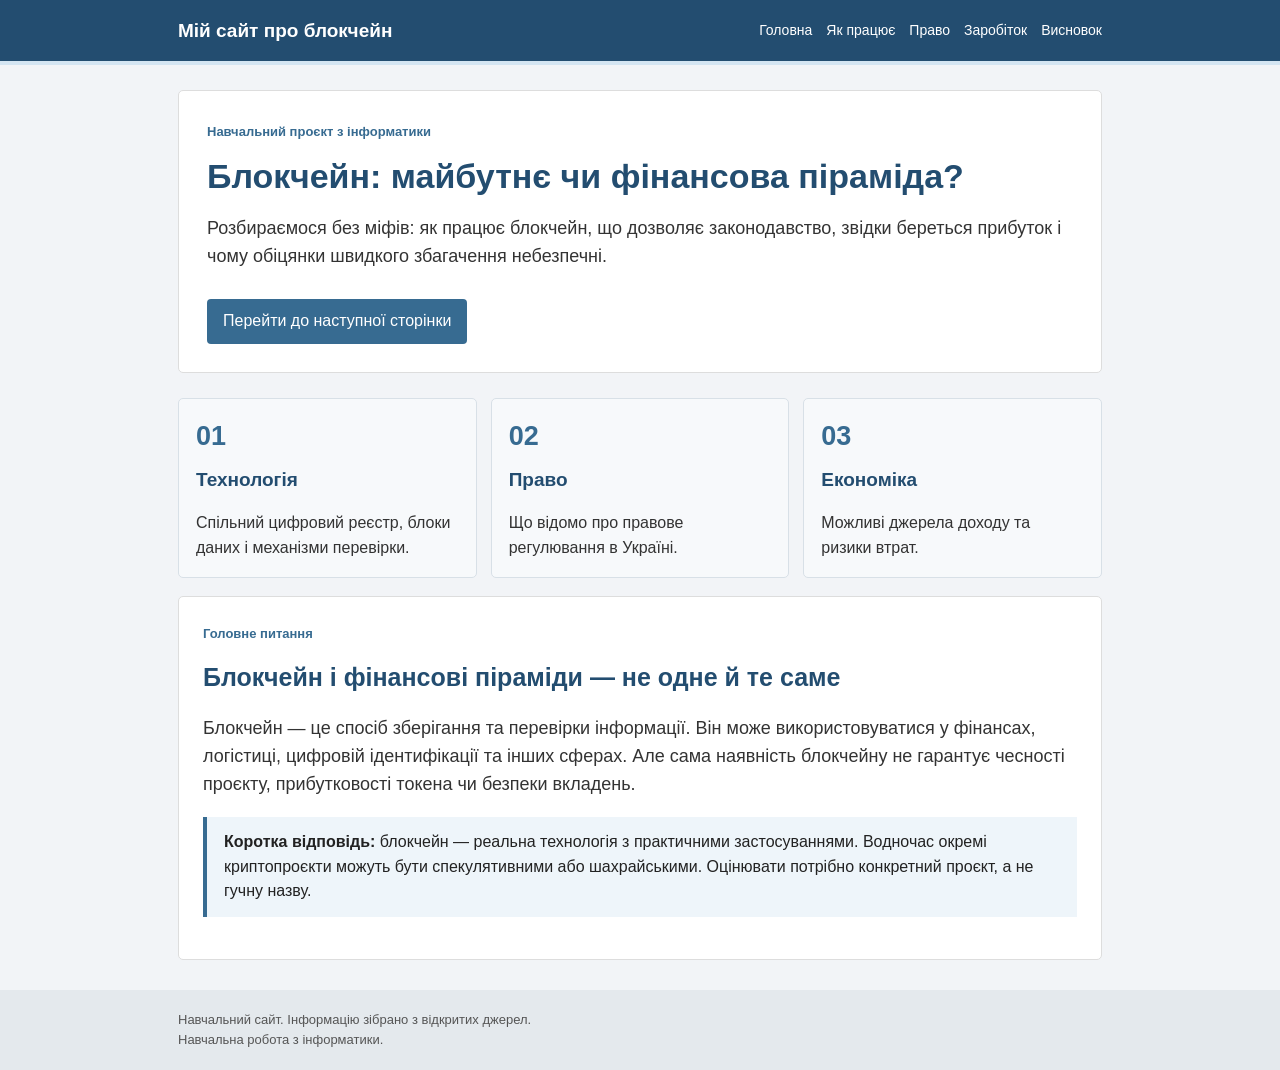
<file: index.html>
<!doctype html><html lang="uk"><head><meta charset="utf-8"><meta name="viewport" content="width=device-width,initial-scale=1"><meta name="description" content="Навчальний сайт про блокчейн: технологія, право, можливості та ризики."><title>Блокчейн — майбутнє чи фінансова піраміда | Blockchain / Reality</title><link rel="stylesheet" href="style.css"></head><body>
<header><div class="wrap"><nav><a class="brand" href="index.html">Мій сайт про блокчейн</a><div class="links">
<a href="index.html">Головна</a><a href="how.html">Як працює</a><a href="law.html">Право</a><a href="money.html">Заробіток</a><a href="verdict.html">Висновок</a>
</div></nav></div></header><main class="wrap">
<div class="hero"><span class="eyebrow">Навчальний проєкт з інформатики</span><h1>Блокчейн: майбутнє чи фінансова піраміда?</h1><p>Розбираємося без міфів: як працює блокчейн, що дозволяє законодавство, звідки береться прибуток і чому обіцянки швидкого збагачення небезпечні.</p><a class="btn" href="how.html">Перейти до наступної сторінки</a></div>
<div class="grid"><div class="card"><div class="num">01</div><h3>Технологія</h3><p>Спільний цифровий реєстр, блоки даних і механізми перевірки.</p></div><div class="card"><div class="num">02</div><h3>Право</h3><p>Що відомо про правове регулювання в Україні.</p></div><div class="card"><div class="num">03</div><h3>Економіка</h3><p>Можливі джерела доходу та ризики втрат.</p></div></div>
<section><span class="eyebrow">Головне питання</span><h2>Блокчейн і фінансові піраміди — не одне й те саме</h2><p class="lead">Блокчейн — це спосіб зберігання та перевірки інформації. Він може використовуватися у фінансах, логістиці, цифровій ідентифікації та інших сферах. Але сама наявність блокчейну не гарантує чесності проєкту, прибутковості токена чи безпеки вкладень.</p><div class="callout"><b>Коротка відповідь:</b> блокчейн — реальна технологія з практичними застосуваннями. Водночас окремі криптопроєкти можуть бути спекулятивними або шахрайськими. Оцінювати потрібно конкретний проєкт, а не гучну назву.</div></section>
</main>
<footer><div class="wrap">Навчальний сайт. Інформацію зібрано з відкритих джерел.<br>Навчальна робота з інформатики.</div></footer></body></html>
</file>
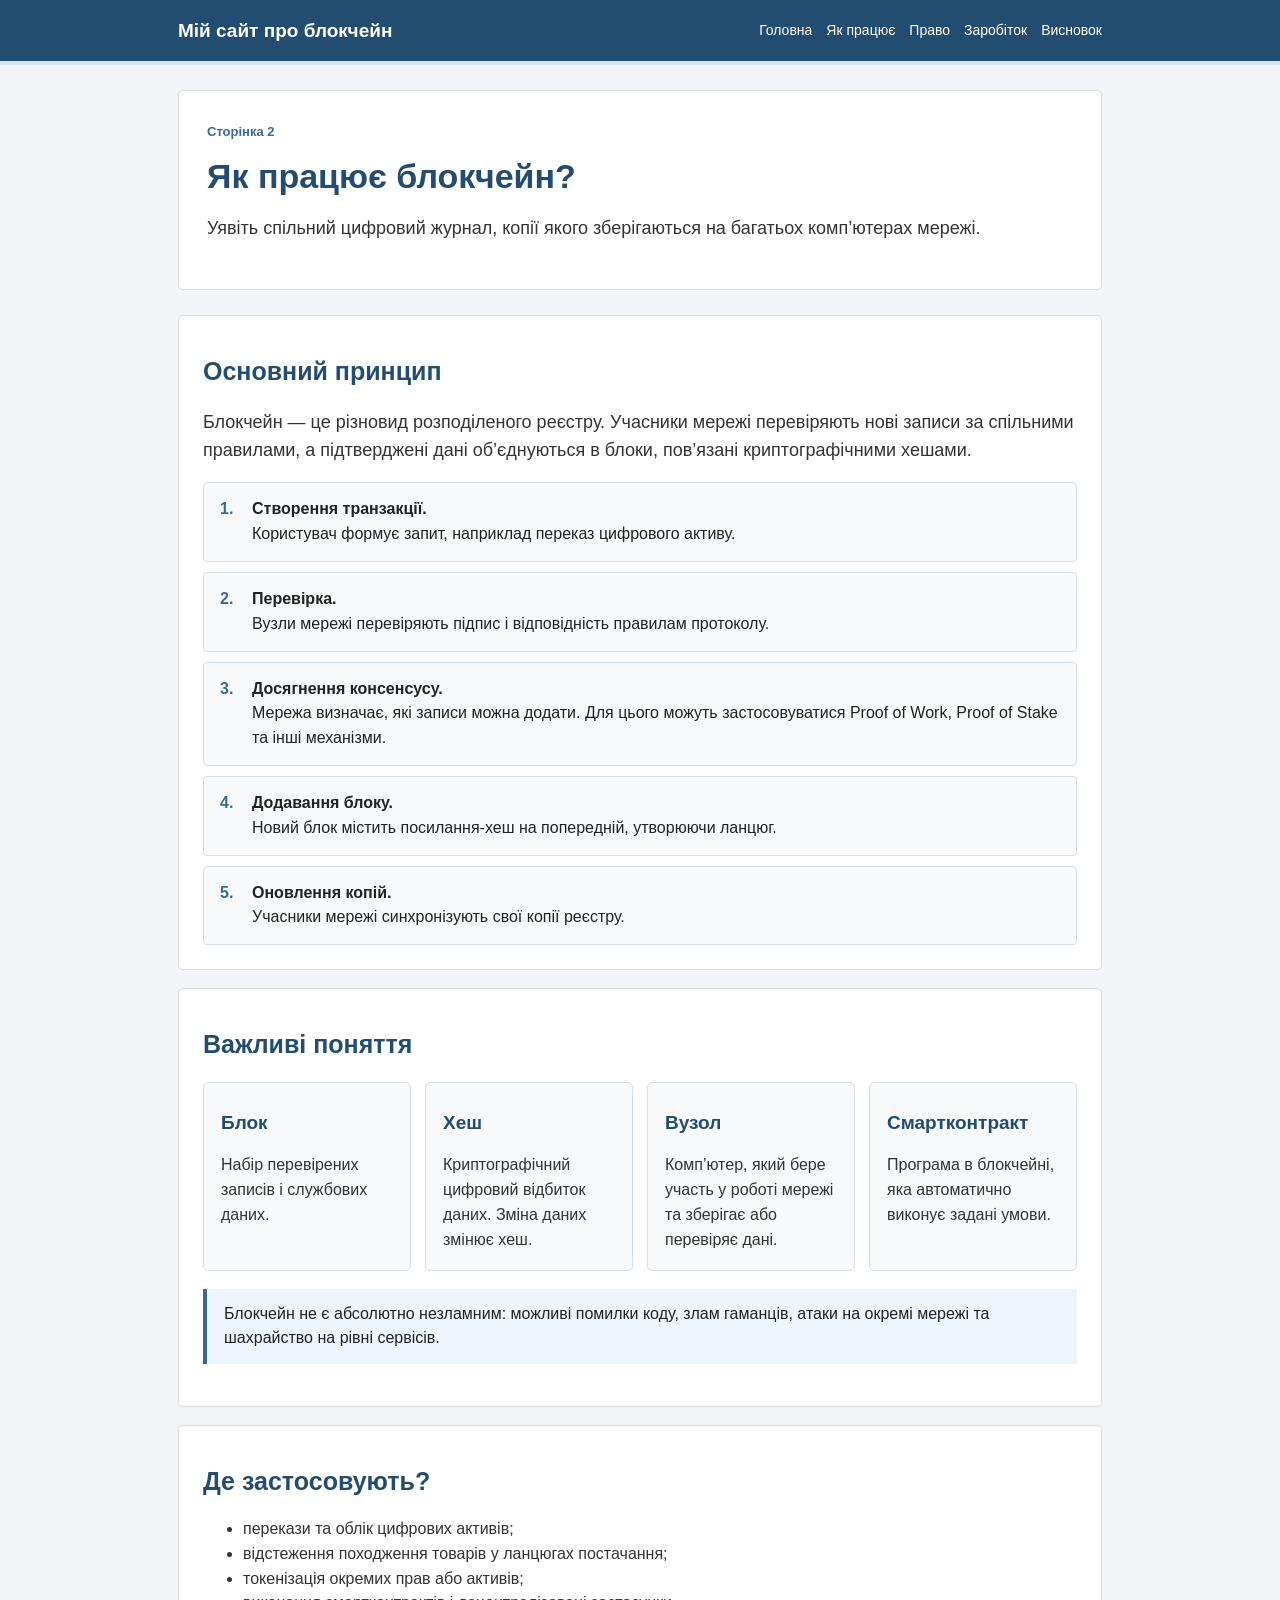
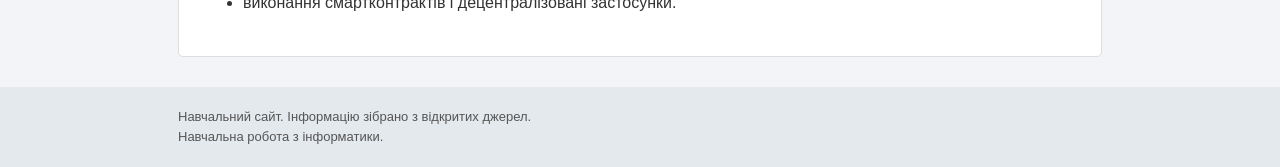
<file: how.html>
<!doctype html><html lang="uk"><head><meta charset="utf-8"><meta name="viewport" content="width=device-width,initial-scale=1"><meta name="description" content="Навчальний сайт про блокчейн: технологія, право, можливості та ризики."><title>Як працює блокчейн | Blockchain / Reality</title><link rel="stylesheet" href="style.css"></head><body>
<header><div class="wrap"><nav><a class="brand" href="index.html">Мій сайт про блокчейн</a><div class="links">
<a href="index.html">Головна</a><a href="how.html">Як працює</a><a href="law.html">Право</a><a href="money.html">Заробіток</a><a href="verdict.html">Висновок</a>
</div></nav></div></header><main class="wrap">
<div class="hero"><span class="eyebrow">Сторінка 2</span><h1>Як працює блокчейн?</h1><p>Уявіть спільний цифровий журнал, копії якого зберігаються на багатьох комп’ютерах мережі.</p></div>
<section><h2>Основний принцип</h2><p class="lead">Блокчейн — це різновид розподіленого реєстру. Учасники мережі перевіряють нові записи за спільними правилами, а підтверджені дані об’єднуються в блоки, пов’язані криптографічними хешами.</p><div class="steps"><div class="step"><b>Створення транзакції.</b><br>Користувач формує запит, наприклад переказ цифрового активу.</div><div class="step"><b>Перевірка.</b><br>Вузли мережі перевіряють підпис і відповідність правилам протоколу.</div><div class="step"><b>Досягнення консенсусу.</b><br>Мережа визначає, які записи можна додати. Для цього можуть застосовуватися Proof of Work, Proof of Stake та інші механізми.</div><div class="step"><b>Додавання блоку.</b><br>Новий блок містить посилання-хеш на попередній, утворюючи ланцюг.</div><div class="step"><b>Оновлення копій.</b><br>Учасники мережі синхронізують свої копії реєстру.</div></div></section>
<section><h2>Важливі поняття</h2><div class="grid"><div class="card"><h3>Блок</h3><p>Набір перевірених записів і службових даних.</p></div><div class="card"><h3>Хеш</h3><p>Криптографічний цифровий відбиток даних. Зміна даних змінює хеш.</p></div><div class="card"><h3>Вузол</h3><p>Комп’ютер, який бере участь у роботі мережі та зберігає або перевіряє дані.</p></div><div class="card"><h3>Смартконтракт</h3><p>Програма в блокчейні, яка автоматично виконує задані умови.</p></div></div><div class="callout">Блокчейн не є абсолютно незламним: можливі помилки коду, злам гаманців, атаки на окремі мережі та шахрайство на рівні сервісів.</div></section>
<section><h2>Де застосовують?</h2><ul><li>перекази та облік цифрових активів;</li><li>відстеження походження товарів у ланцюгах постачання;</li><li>токенізація окремих прав або активів;</li><li>виконання смартконтрактів і децентралізовані застосунки.</li></ul></section>
</main>
<footer><div class="wrap">Навчальний сайт. Інформацію зібрано з відкритих джерел.<br>Навчальна робота з інформатики.</div></footer></body></html>
</file>
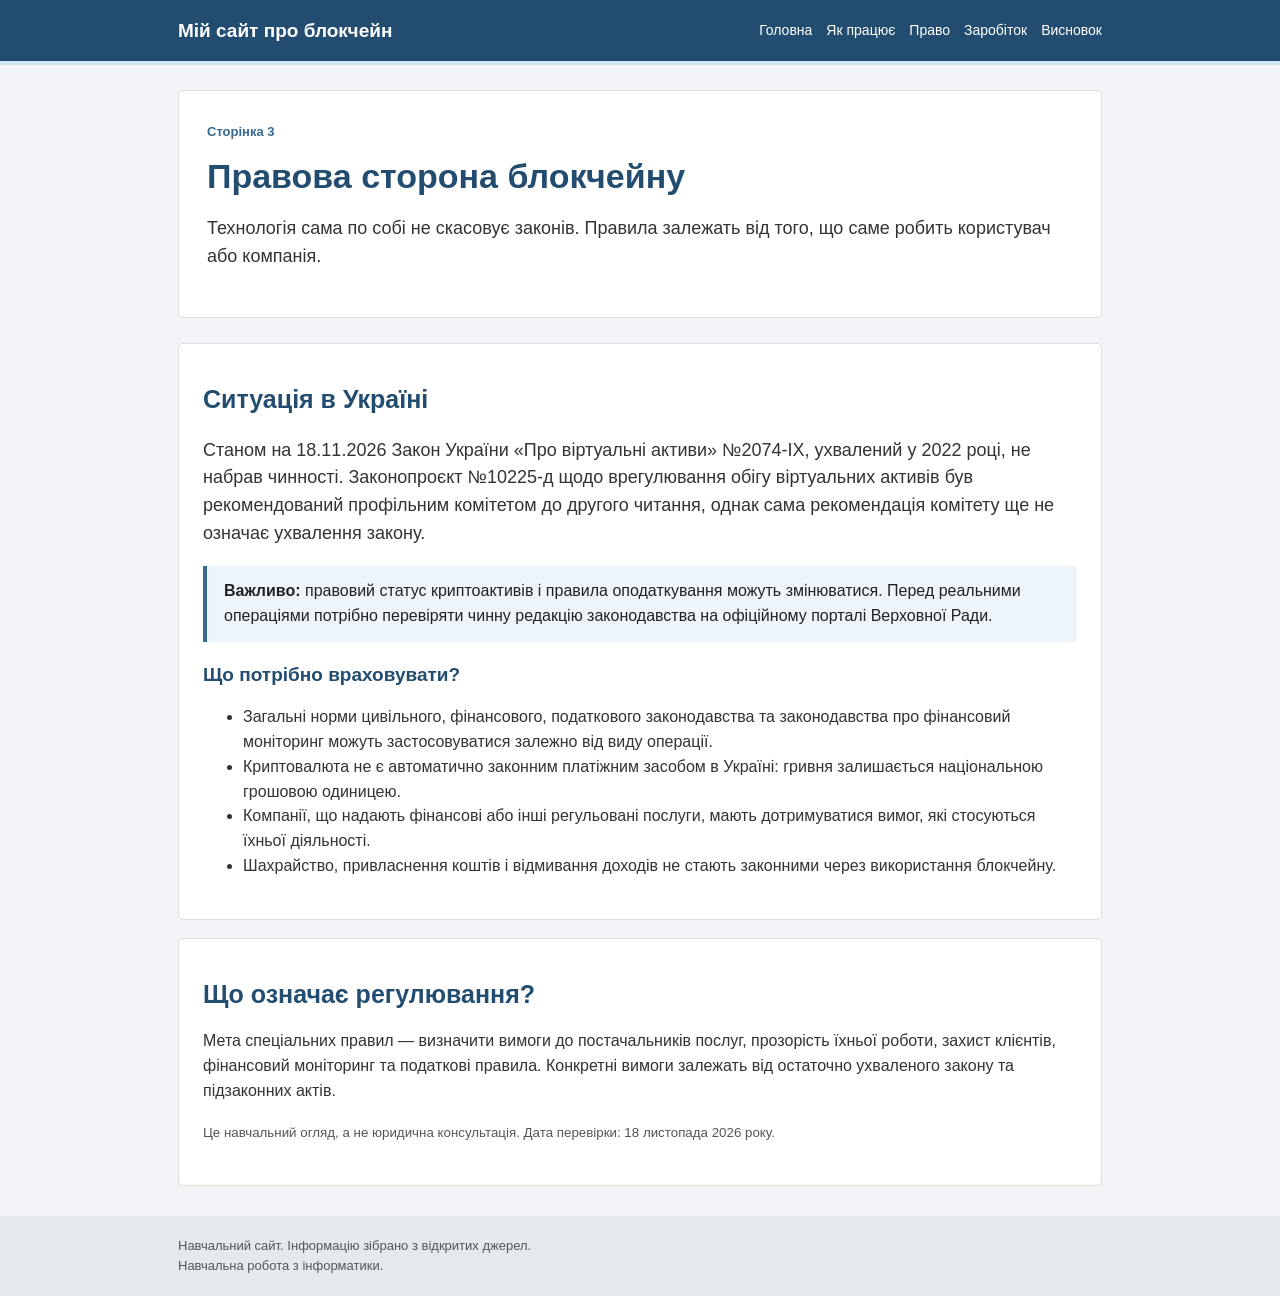
<file: law.html>
<!doctype html><html lang="uk"><head><meta charset="utf-8"><meta name="viewport" content="width=device-width,initial-scale=1"><meta name="description" content="Навчальний сайт про блокчейн: технологія, право, можливості та ризики."><title>Правова сторона | Blockchain / Reality</title><link rel="stylesheet" href="style.css"></head><body>
<header><div class="wrap"><nav><a class="brand" href="index.html">Мій сайт про блокчейн</a><div class="links">
<a href="index.html">Головна</a><a href="how.html">Як працює</a><a href="law.html">Право</a><a href="money.html">Заробіток</a><a href="verdict.html">Висновок</a>
</div></nav></div></header><main class="wrap">
<div class="hero"><span class="eyebrow">Сторінка 3</span><h1>Правова сторона <span style="color:var(--green)">блокчейну</span></h1><p>Технологія сама по собі не скасовує законів. Правила залежать від того, що саме робить користувач або компанія.</p></div>
<section><h2>Ситуація в Україні</h2><p class="lead">Станом на 18.11.2026 Закон України «Про віртуальні активи» №2074-IX, ухвалений у 2022 році, не набрав чинності. Законопроєкт №10225-д щодо врегулювання обігу віртуальних активів був рекомендований профільним комітетом до другого читання, однак сама рекомендація комітету ще не означає ухвалення закону.</p><div class="callout"><b>Важливо:</b> правовий статус криптоактивів і правила оподаткування можуть змінюватися. Перед реальними операціями потрібно перевіряти чинну редакцію законодавства на офіційному порталі Верховної Ради.</div>
<h3>Що потрібно враховувати?</h3><ul><li>Загальні норми цивільного, фінансового, податкового законодавства та законодавства про фінансовий моніторинг можуть застосовуватися залежно від виду операції.</li><li>Криптовалюта не є автоматично законним платіжним засобом в Україні: гривня залишається національною грошовою одиницею.</li><li>Компанії, що надають фінансові або інші регульовані послуги, мають дотримуватися вимог, які стосуються їхньої діяльності.</li><li>Шахрайство, привласнення коштів і відмивання доходів не стають законними через використання блокчейну.</li></ul></section>
<section><h2>Що означає регулювання?</h2><p>Мета спеціальних правил — визначити вимоги до постачальників послуг, прозорість їхньої роботи, захист клієнтів, фінансовий моніторинг та податкові правила. Конкретні вимоги залежать від остаточно ухваленого закону та підзаконних актів.</p><p><small>Це навчальний огляд, а не юридична консультація. Дата перевірки: 18 листопада 2026 року.</small></p></section>
</main>
<footer><div class="wrap">Навчальний сайт. Інформацію зібрано з відкритих джерел.<br>Навчальна робота з інформатики.</div></footer></body></html>
</file>
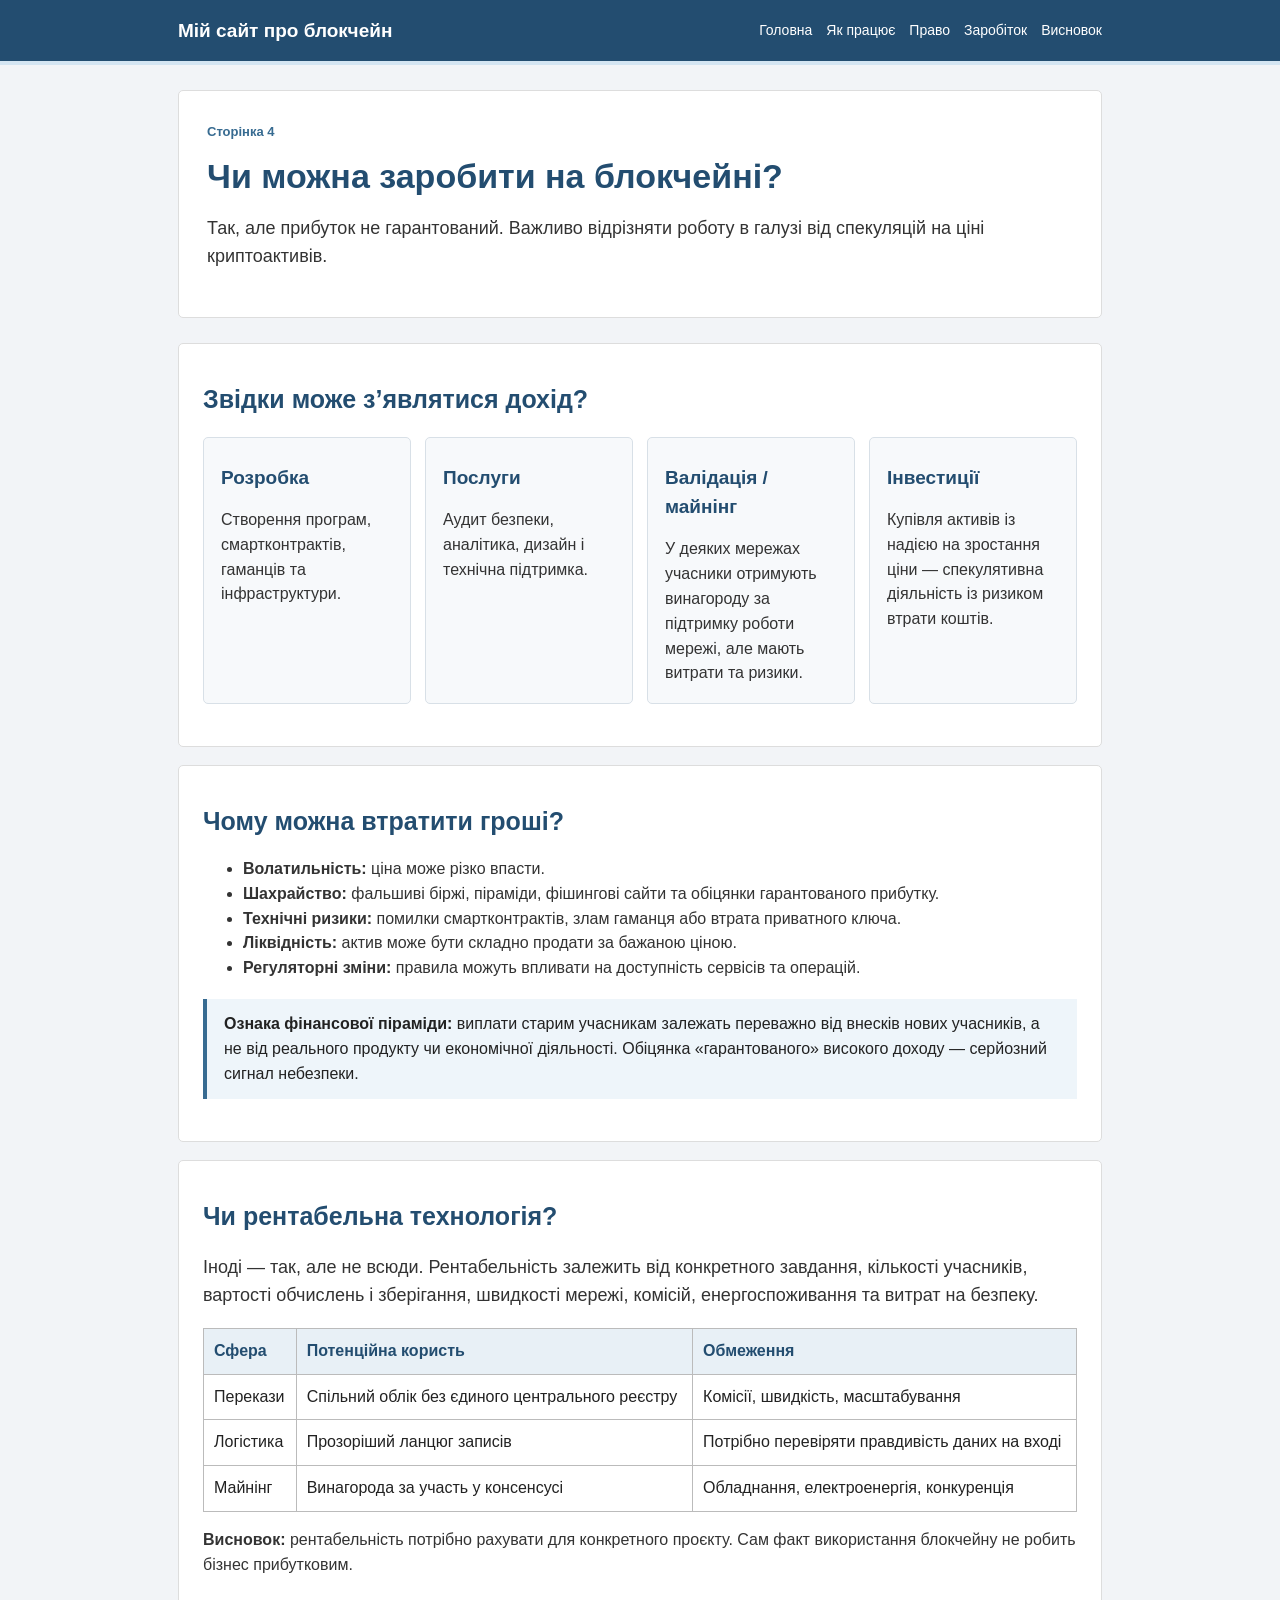
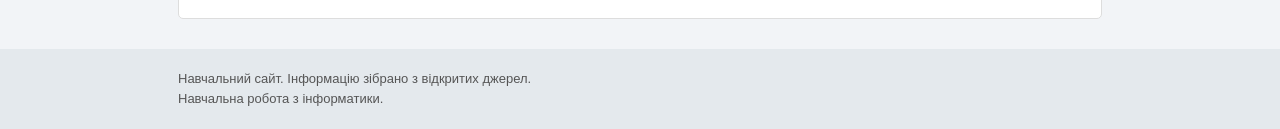
<file: money.html>
<!doctype html><html lang="uk"><head><meta charset="utf-8"><meta name="viewport" content="width=device-width,initial-scale=1"><meta name="description" content="Навчальний сайт про блокчейн: технологія, право, можливості та ризики."><title>Заробіток і ризики | Blockchain / Reality</title><link rel="stylesheet" href="style.css"></head><body>
<header><div class="wrap"><nav><a class="brand" href="index.html">Мій сайт про блокчейн</a><div class="links">
<a href="index.html">Головна</a><a href="how.html">Як працює</a><a href="law.html">Право</a><a href="money.html">Заробіток</a><a href="verdict.html">Висновок</a>
</div></nav></div></header><main class="wrap">
<div class="hero"><span class="eyebrow">Сторінка 4</span><h1>Чи можна заробити на блокчейні?</h1><p>Так, але прибуток не гарантований. Важливо відрізняти роботу в галузі від спекуляцій на ціні криптоактивів.</p></div>
<section><h2>Звідки може з’являтися дохід?</h2><div class="grid"><div class="card"><h3>Розробка</h3><p>Створення програм, смартконтрактів, гаманців та інфраструктури.</p></div><div class="card"><h3>Послуги</h3><p>Аудит безпеки, аналітика, дизайн і технічна підтримка.</p></div><div class="card"><h3>Валідація / майнінг</h3><p>У деяких мережах учасники отримують винагороду за підтримку роботи мережі, але мають витрати та ризики.</p></div><div class="card"><h3>Інвестиції</h3><p>Купівля активів із надією на зростання ціни — спекулятивна діяльність із ризиком втрати коштів.</p></div></div></section>
<section><h2>Чому можна втратити гроші?</h2><ul><li><b>Волатильність:</b> ціна може різко впасти.</li><li><b>Шахрайство:</b> фальшиві біржі, піраміди, фішингові сайти та обіцянки гарантованого прибутку.</li><li><b>Технічні ризики:</b> помилки смартконтрактів, злам гаманця або втрата приватного ключа.</li><li><b>Ліквідність:</b> актив може бути складно продати за бажаною ціною.</li><li><b>Регуляторні зміни:</b> правила можуть впливати на доступність сервісів та операцій.</li></ul><div class="callout"><b>Ознака фінансової піраміди:</b> виплати старим учасникам залежать переважно від внесків нових учасників, а не від реального продукту чи економічної діяльності. Обіцянка «гарантованого» високого доходу — серйозний сигнал небезпеки.</div></section>
<section><h2>Чи рентабельна технологія?</h2><p class="lead">Іноді — так, але не всюди. Рентабельність залежить від конкретного завдання, кількості учасників, вартості обчислень і зберігання, швидкості мережі, комісій, енергоспоживання та витрат на безпеку.</p><table><tr><th>Сфера</th><th>Потенційна користь</th><th>Обмеження</th></tr><tr><td>Перекази</td><td>Спільний облік без єдиного центрального реєстру</td><td>Комісії, швидкість, масштабування</td></tr><tr><td>Логістика</td><td>Прозоріший ланцюг записів</td><td>Потрібно перевіряти правдивість даних на вході</td></tr><tr><td>Майнінг</td><td>Винагорода за участь у консенсусі</td><td>Обладнання, електроенергія, конкуренція</td></tr></table><p><b>Висновок:</b> рентабельність потрібно рахувати для конкретного проєкту. Сам факт використання блокчейну не робить бізнес прибутковим.</p></section>
</main>
<footer><div class="wrap">Навчальний сайт. Інформацію зібрано з відкритих джерел.<br>Навчальна робота з інформатики.</div></footer></body></html>
</file>
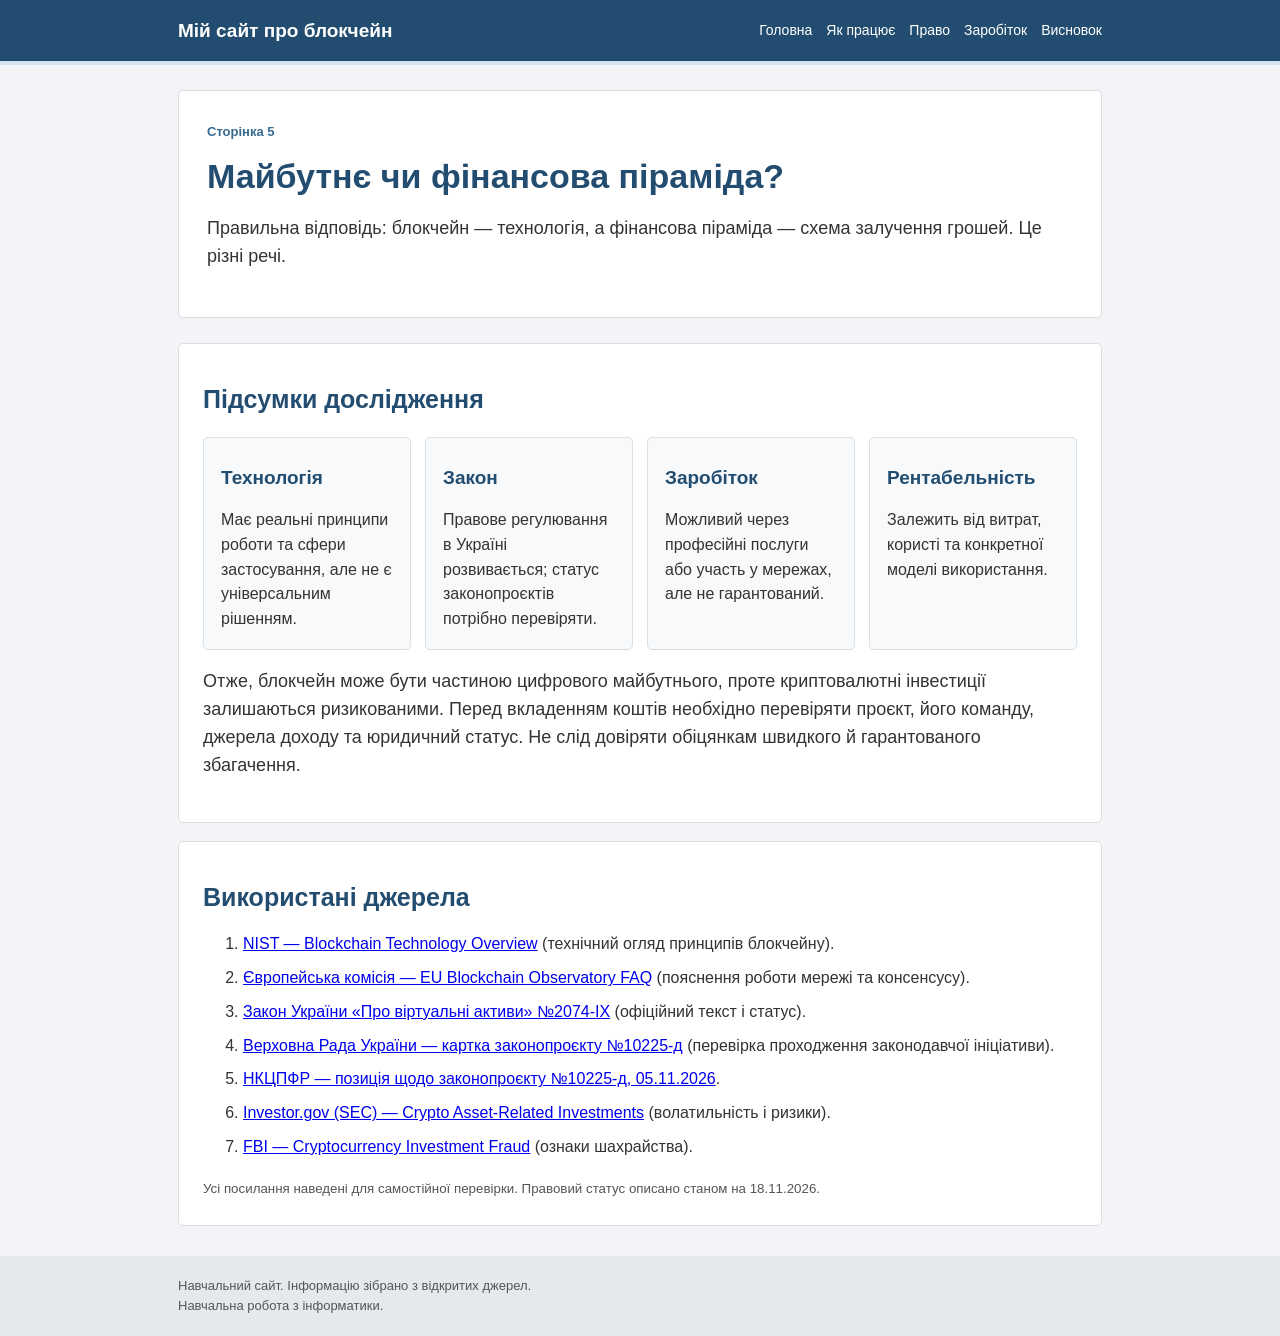
<file: verdict.html>
<!doctype html><html lang="uk"><head><meta charset="utf-8"><meta name="viewport" content="width=device-width,initial-scale=1"><meta name="description" content="Навчальний сайт про блокчейн: технологія, право, можливості та ризики."><title>Висновок і джерела | Blockchain / Reality</title><link rel="stylesheet" href="style.css"></head><body>
<header><div class="wrap"><nav><a class="brand" href="index.html">Мій сайт про блокчейн</a><div class="links">
<a href="index.html">Головна</a><a href="how.html">Як працює</a><a href="law.html">Право</a><a href="money.html">Заробіток</a><a href="verdict.html">Висновок</a>
</div></nav></div></header><main class="wrap">
<div class="hero"><span class="eyebrow">Сторінка 5</span><h1>Майбутнє чи фінансова піраміда?</h1><p>Правильна відповідь: блокчейн — технологія, а фінансова піраміда — схема залучення грошей. Це різні речі.</p></div>
<section><h2>Підсумки дослідження</h2><div class="grid"><div class="card"><h3>Технологія</h3><p>Має реальні принципи роботи та сфери застосування, але не є універсальним рішенням.</p></div><div class="card"><h3>Закон</h3><p>Правове регулювання в Україні розвивається; статус законопроєктів потрібно перевіряти.</p></div><div class="card"><h3>Заробіток</h3><p>Можливий через професійні послуги або участь у мережах, але не гарантований.</p></div><div class="card"><h3>Рентабельність</h3><p>Залежить від витрат, користі та конкретної моделі використання.</p></div></div><p class="lead">Отже, блокчейн може бути частиною цифрового майбутнього, проте криптовалютні інвестиції залишаються ризикованими. Перед вкладенням коштів необхідно перевіряти проєкт, його команду, джерела доходу та юридичний статус. Не слід довіряти обіцянкам швидкого й гарантованого збагачення.</p></section>
<section><h2>Використані джерела</h2><ol class="sources"><li><a href="https://www.nist.gov/publications/blockchain-technology-overview" target="_blank" rel="noopener">NIST — Blockchain Technology Overview</a> (технічний огляд принципів блокчейну).</li><li><a href="https://blockchain-observatory.ec.europa.eu/faq_en" target="_blank" rel="noopener">Європейська комісія — EU Blockchain Observatory FAQ</a> (пояснення роботи мережі та консенсусу).</li><li><a href="https://zakon.rada.gov.ua/laws/show/2074-20#Text" target="_blank" rel="noopener">Закон України «Про віртуальні активи» №2074-IX</a> (офіційний текст і статус).</li><li><a href="https://itd.rada.gov.ua/billinfo/Bills/Card/10225" target="_blank" rel="noopener">Верховна Рада України — картка законопроєкту №10225-д</a> (перевірка проходження законодавчої ініціативи).</li><li><a href="https://www.nssmc.gov.ua/ua-nktspfr-pidtrymuie-ukhvalennia-zakonoproiektu-10225-d-pro-virtualni-aktyvy/" target="_blank" rel="noopener">НКЦПФР — позиція щодо законопроєкту №10225-д, 05.11.2026</a>.</li><li><a href="https://www.investor.gov/introduction-investing/investing-basics/investment-products/crypto-asset-related-investments" target="_blank" rel="noopener">Investor.gov (SEC) — Crypto Asset-Related Investments</a> (волатильність і ризики).</li><li><a href="https://www.fbi.gov/how-we-can-help-you/victim-services/national-crimes-and-victim-resources/cryptocurrency-investment-fraud" target="_blank" rel="noopener">FBI — Cryptocurrency Investment Fraud</a> (ознаки шахрайства).</li></ol><small>Усі посилання наведені для самостійної перевірки. Правовий статус описано станом на 18.11.2026.</small></section>
</main>
<footer><div class="wrap">Навчальний сайт. Інформацію зібрано з відкритих джерел.<br>Навчальна робота з інформатики.</div></footer></body></html>
</file>
<file: style.css>
*{box-sizing:border-box}
body{margin:0;background:#f2f4f7;color:#222;font:16px Arial, sans-serif;line-height:1.55}
header{background:#234d70;color:white;border-bottom:4px solid #d4e5f2}
.wrap{max-width:960px;margin:0 auto;padding:0 18px}
nav{padding:16px 0;display:flex;justify-content:space-between;align-items:center;gap:15px;flex-wrap:wrap}
.brand{font-weight:bold;color:white;text-decoration:none;font-size:19px}
.links{display:flex;gap:14px;flex-wrap:wrap}
.links a{color:white;text-decoration:none;font-size:14px}
.links a:hover{text-decoration:underline}
.hero{background:white;margin:25px 0;padding:28px;border:1px solid #ddd;border-radius:5px}
.eyebrow{color:#376b91;font-size:13px;font-weight:bold}
h1{font-size:34px;line-height:1.2;margin:12px 0;color:#234d70}
h2{font-size:25px;color:#234d70;margin:12px 0}
h3{font-size:19px;color:#234d70;margin:8px 0}
p,li{color:#333}
.hero p,.lead{font-size:18px}
.btn{display:inline-block;background:#376b91;color:white;text-decoration:none;padding:10px 16px;border-radius:4px;margin-top:10px}
section{background:white;margin:18px 0;padding:24px;border:1px solid #ddd;border-radius:5px}
.grid{display:grid;grid-template-columns:repeat(auto-fit,minmax(190px,1fr));gap:14px;margin:18px 0}
.card{background:#f7f9fb;border:1px solid #d8e0e7;padding:17px;border-radius:5px}
.card p{margin-bottom:0}
.num{font-size:27px;font-weight:bold;color:#376b91}
.callout{background:#eef5fa;border-left:4px solid #376b91;padding:13px 17px;margin:18px 0}
.steps{display:grid;gap:10px;counter-reset:step}
.step{background:#f7f9fb;border:1px solid #d8e0e7;padding:14px 16px 14px 48px;position:relative;border-radius:4px}
.step:before{counter-increment:step;content:counter(step) ".";position:absolute;left:16px;color:#376b91;font-weight:bold}
table{width:100%;border-collapse:collapse;margin:16px 0}
td,th{border:1px solid #bbb;padding:10px;text-align:left}
th{background:#e8f0f6;color:#234d70}
footer{background:#e4e9ed;margin-top:30px;padding:20px 0;color:#555;font-size:13px}
small{color:#555}
.sources li{margin:9px 0;overflow-wrap:anywhere}
@media(max-width:600px){h1{font-size:28px}.hero,section{padding:18px}.links{gap:9px}}
</file>
